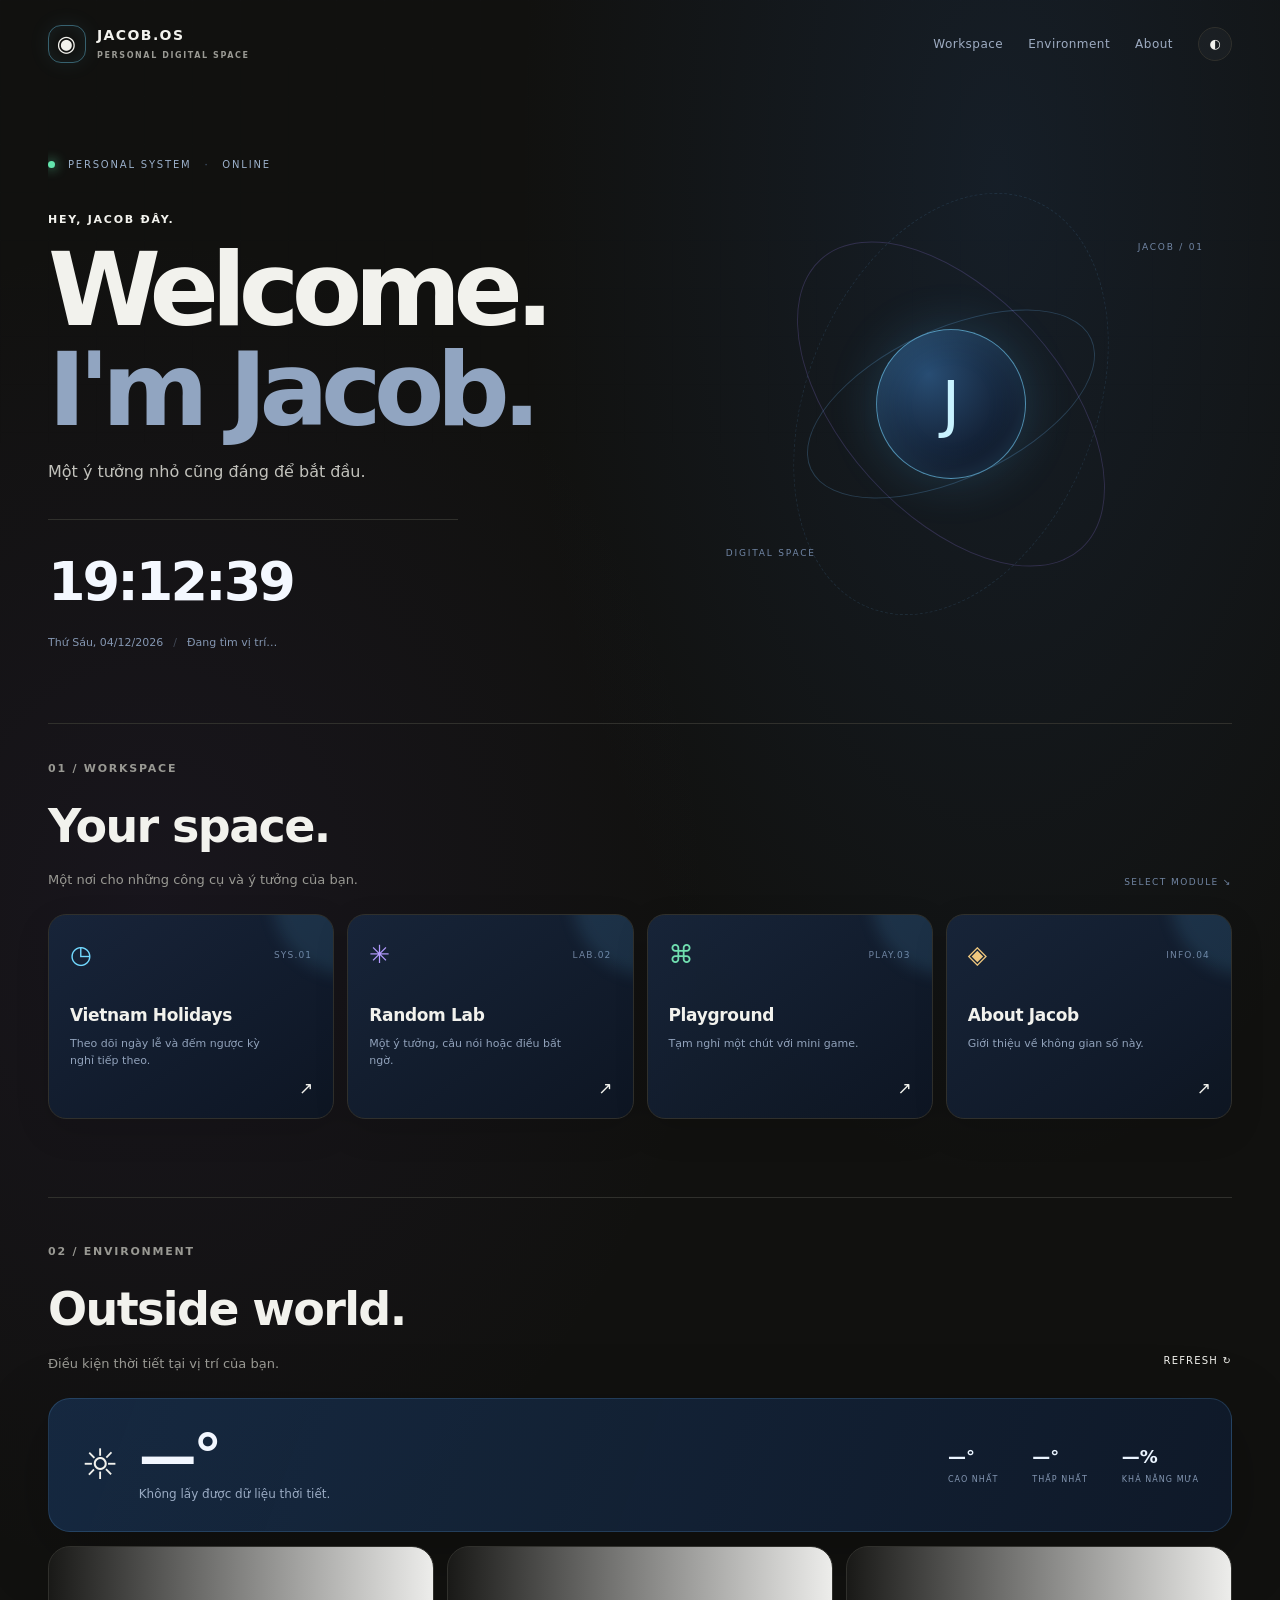
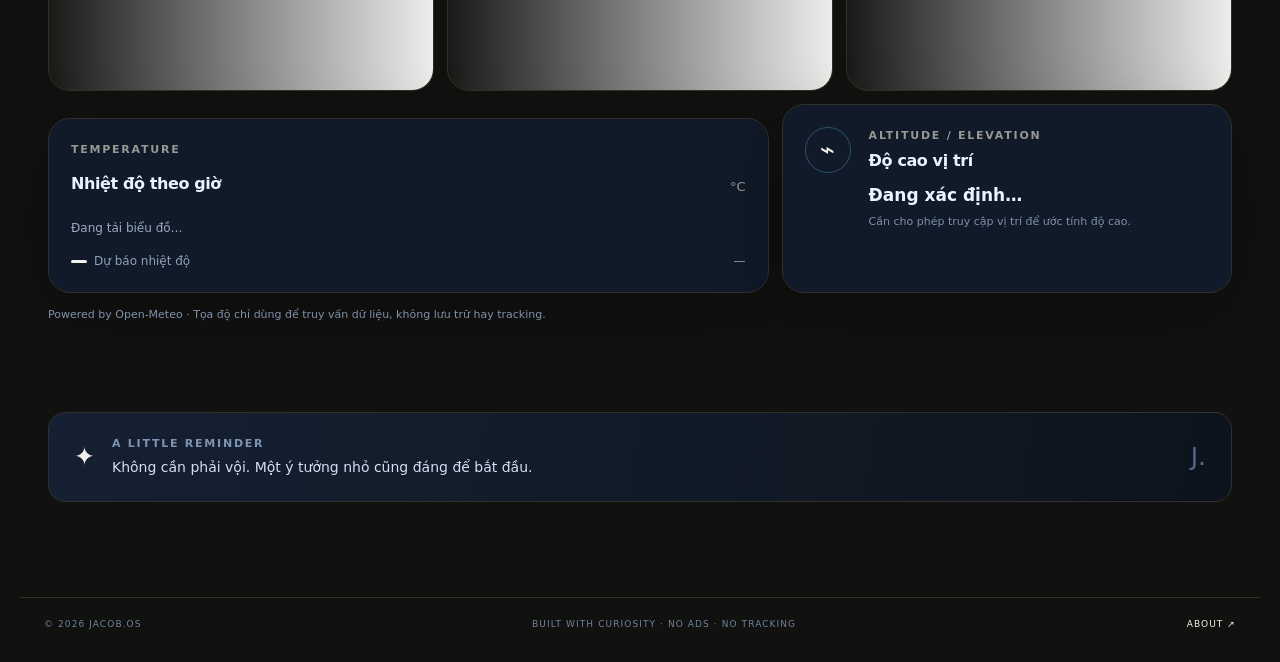
<file: index.html>
<!doctype html>
<html lang="vi">
<head>
  <meta charset="utf-8"><meta name="viewport" content="width=device-width,initial-scale=1">
  <meta name="theme-color" content="#080d18"><meta name="description" content="Jacob OS — personal digital space.">
  <meta property="og:title" content="Jacob OS"><meta property="og:description" content="A personal digital space by Jacob.">
  <title>Jacob OS — Personal Digital Space</title><link rel="stylesheet" href="style.css">
</head>
<body data-page="home" class="os-home">
  <header class="site-header os-header">
    <a class="brand os-brand" href="index.html"><span class="brand-orbit">◉</span><span>JACOB<span class="brand-muted">.OS</span><small>PERSONAL DIGITAL SPACE</small></span></a>
    <nav class="nav os-nav" aria-label="Điều hướng"><a href="#workspace">Workspace</a><a href="#weather">Environment</a><a href="about.html">About</a><button id="themeToggle" class="icon-btn" type="button" aria-label="Đổi giao diện">◐</button></nav>
  </header>
  <main class="home os-shell">
    <section class="os-hero reveal">
      <div class="hero-copy"><div class="system-status"><i></i> PERSONAL SYSTEM <span>·</span> ONLINE</div>
        <p class="eyebrow" id="greeting">Xin chào.</p><h1>Welcome<span class="accent-dot">.</span><br><span class="hero-name">I'm Jacob.</span></h1>
        <p class="lead" id="dailyLine">Một góc nhỏ trên Internet.</p>
        <div class="hero-meta"><div class="clock" id="clock">00:00:00</div><div class="meta-row"><span id="dateText">—</span><span class="dot">/</span><span id="locationText">Đang tìm vị trí…</span></div></div>
      </div>
      <div class="orbital-art" aria-hidden="true"><div class="orbit orbit-one"></div><div class="orbit orbit-two"></div><div class="orbit orbit-three"></div><div class="core-glow"><span>J</span></div><div class="orbit-tag tag-top">JACOB / 01</div><div class="orbit-tag tag-bottom">DIGITAL SPACE</div></div>
    </section>

    <section id="workspace" class="workspace-section reveal delay-1">
      <div class="section-heading os-section-heading"><div><p class="eyebrow">01 / Workspace</p><h2>Your space<span class="accent-dot">.</span></h2><p class="section-subtitle">Một nơi cho những công cụ và ý tưởng của bạn.</p></div><span class="section-index">SELECT MODULE ↘</span></div>
      <div class="module-grid">
        <a class="module-card module-feature" href="holidays.html"><span class="module-top"><span class="module-icon">◷</span><span class="module-code">SYS.01</span></span><span class="module-title">Vietnam Holidays</span><span class="module-desc">Theo dõi ngày lễ và đếm ngược kỳ nghỉ tiếp theo.</span><span class="module-arrow">↗</span></a>
        <a class="module-card" href="random.html"><span class="module-top"><span class="module-icon violet">✳</span><span class="module-code">LAB.02</span></span><span class="module-title">Random Lab</span><span class="module-desc">Một ý tưởng, câu nói hoặc điều bất ngờ.</span><span class="module-arrow">↗</span></a>
        <a class="module-card" href="game.html"><span class="module-top"><span class="module-icon green">⌘</span><span class="module-code">PLAY.03</span></span><span class="module-title">Playground</span><span class="module-desc">Tạm nghỉ một chút với mini game.</span><span class="module-arrow">↗</span></a>
        <a class="module-card" href="about.html"><span class="module-top"><span class="module-icon amber">◈</span><span class="module-code">INFO.04</span></span><span class="module-title">About Jacob</span><span class="module-desc">Giới thiệu về không gian số này.</span><span class="module-arrow">↗</span></a>
      </div>
    </section>

    <section id="weather" class="weather-section os-weather reveal delay-2">
      <div class="section-heading os-section-heading"><div><p class="eyebrow">02 / Environment</p><h2>Outside world<span class="accent-dot">.</span></h2><p class="section-subtitle">Điều kiện thời tiết tại vị trí của bạn.</p></div><button id="refreshWeather" class="text-btn os-refresh" type="button">REFRESH ↻</button></div>
      <div class="weather-current card os-weather-current"><div class="weather-main"><div class="weather-icon" id="weatherIcon">☼</div><div><div class="current-temp" id="currentTemp">—°</div><div class="muted" id="currentSummary">Đang tải thời tiết…</div></div></div><div class="current-details"><span><b id="currentHigh">—°</b><small>CAO NHẤT</small></span><span><b id="currentLow">—°</b><small>THẤP NHẤT</small></span><span><b id="rainChance">—%</b><small>KHẢ NĂNG MƯA</small></span></div></div>
      <div class="forecast-grid" id="forecastGrid" aria-live="polite"><div class="skeleton"></div><div class="skeleton"></div><div class="skeleton"></div></div>
      <div class="weather-lower"><section class="hourly-card card"><div class="section-heading chart-heading"><div><p class="eyebrow">TEMPERATURE</p><h3>Nhiệt độ theo giờ</h3></div><span class="chart-unit">°C</span></div><div id="hourlyChart" class="hourly-chart" role="img" aria-label="Biểu đồ nhiệt độ theo giờ hôm nay"><p class="muted">Đang tải biểu đồ…</p></div><div class="chart-legend"><span><i></i> Dự báo nhiệt độ</span><span id="chartRange">—</span></div></section>
      <div class="elevation-card card"><div class="elevation-symbol">⌁</div><div><p class="eyebrow">ALTITUDE / ELEVATION</p><h3>Độ cao vị trí</h3><p id="elevationValue" class="elevation-value">Đang xác định…</p><p id="elevationNote" class="tiny-note">Cần cho phép truy cập vị trí để ước tính độ cao.</p></div></div></div>
      <p class="tiny-note privacy-note">Powered by Open-Meteo · Tọa độ chỉ dùng để truy vấn dữ liệu, không lưu trữ hay tracking.</p>
    </section>
    <section class="daily-note reveal"><span class="daily-note-icon">✦</span><div><p class="eyebrow">A LITTLE REMINDER</p><p>Không cần phải vội. Một ý tưởng nhỏ cũng đáng để bắt đầu.</p></div><span class="daily-note-mark">J.</span></section>
  </main>
  <footer class="site-footer os-footer"><span>© <span id="year"></span> JACOB.OS</span><span>BUILT WITH CURIOSITY · NO ADS · NO TRACKING</span><a href="about.html">ABOUT ↗</a></footer>
  <script src="script.js"></script>
</body></html>
</file>
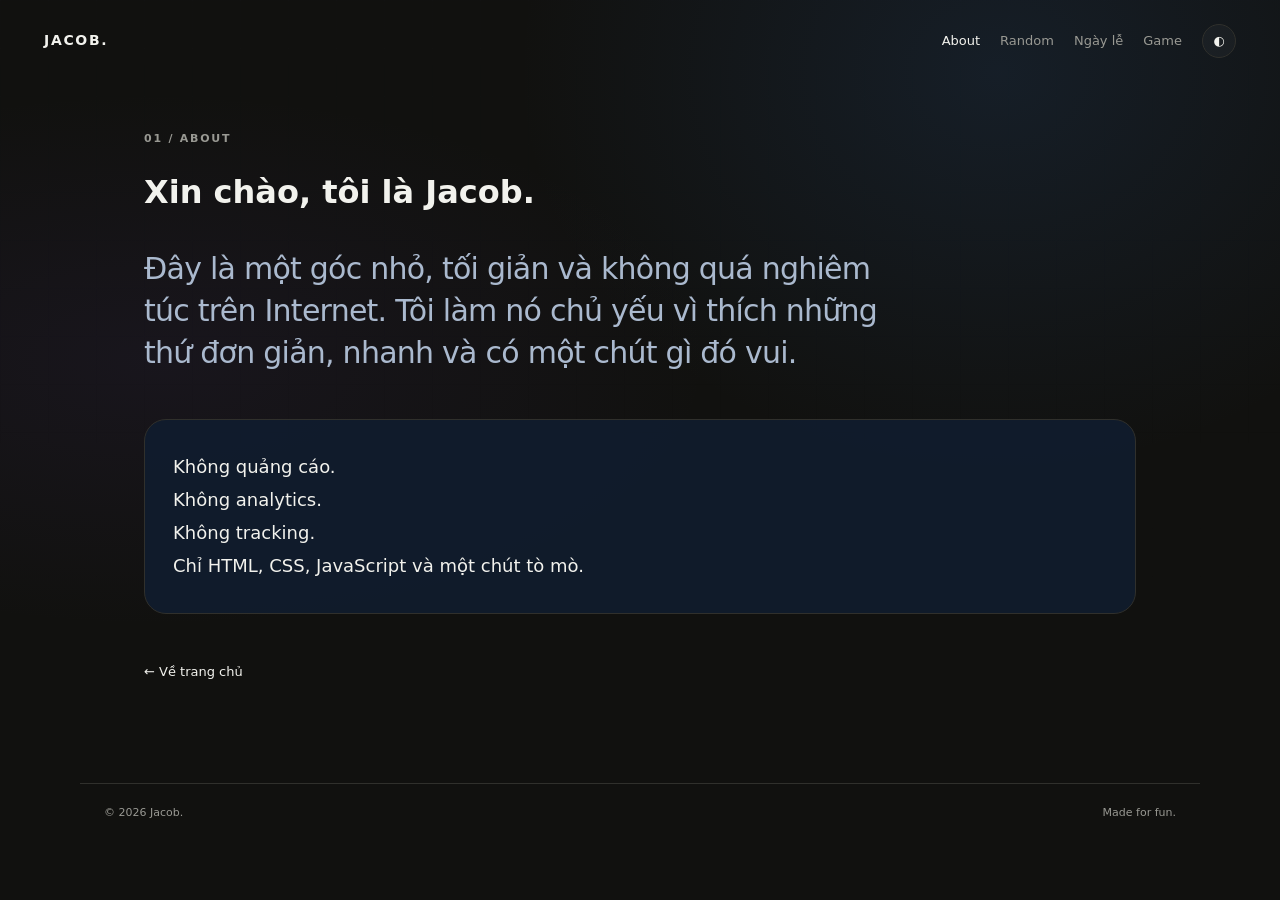
<file: about.html>
<!doctype html>
<html lang="vi">
<head>
  <meta charset="utf-8">
  <meta name="viewport" content="width=device-width,initial-scale=1">
  <meta name="description" content="About Jacob.">
  <title>About — Jacob.</title>
  <link rel="stylesheet" href="style.css">
</head>
<body>
  <header class="site-header">
    <a class="brand" href="index.html">JACOB.</a>
    <nav class="nav">
      <a class="active" href="about.html">About</a>
      <a href="random.html">Random</a>
      <a href="holidays.html">Ngày lễ</a>
      <a href="game.html">Game</a>
      <button id="themeToggle" class="icon-btn" type="button" aria-label="Đổi giao diện">◐</button>
    </nav>
  </header>

  <main class="page narrow reveal">
    <p class="eyebrow">01 / About</p>
    <h1>Xin chào, tôi là Jacob.</h1>
    <p class="large-copy">Đây là một góc nhỏ, tối giản và không quá nghiêm túc trên Internet. Tôi làm nó chủ yếu vì thích những thứ đơn giản, nhanh và có một chút gì đó vui.</p>

    <div class="note-card">
      <p>Không quảng cáo.</p>
      <p>Không analytics.</p>
      <p>Không tracking.</p>
      <p>Chỉ HTML, CSS, JavaScript và một chút tò mò.</p>
    </div>

    <a class="back-link" href="index.html">← Về trang chủ</a>
  </main>

  <footer class="site-footer">
    <span>© <span id="year"></span> Jacob.</span>
    <span>Made for fun.</span>
  </footer>
  <script src="script.js"></script>
</body>
</html>
</file>
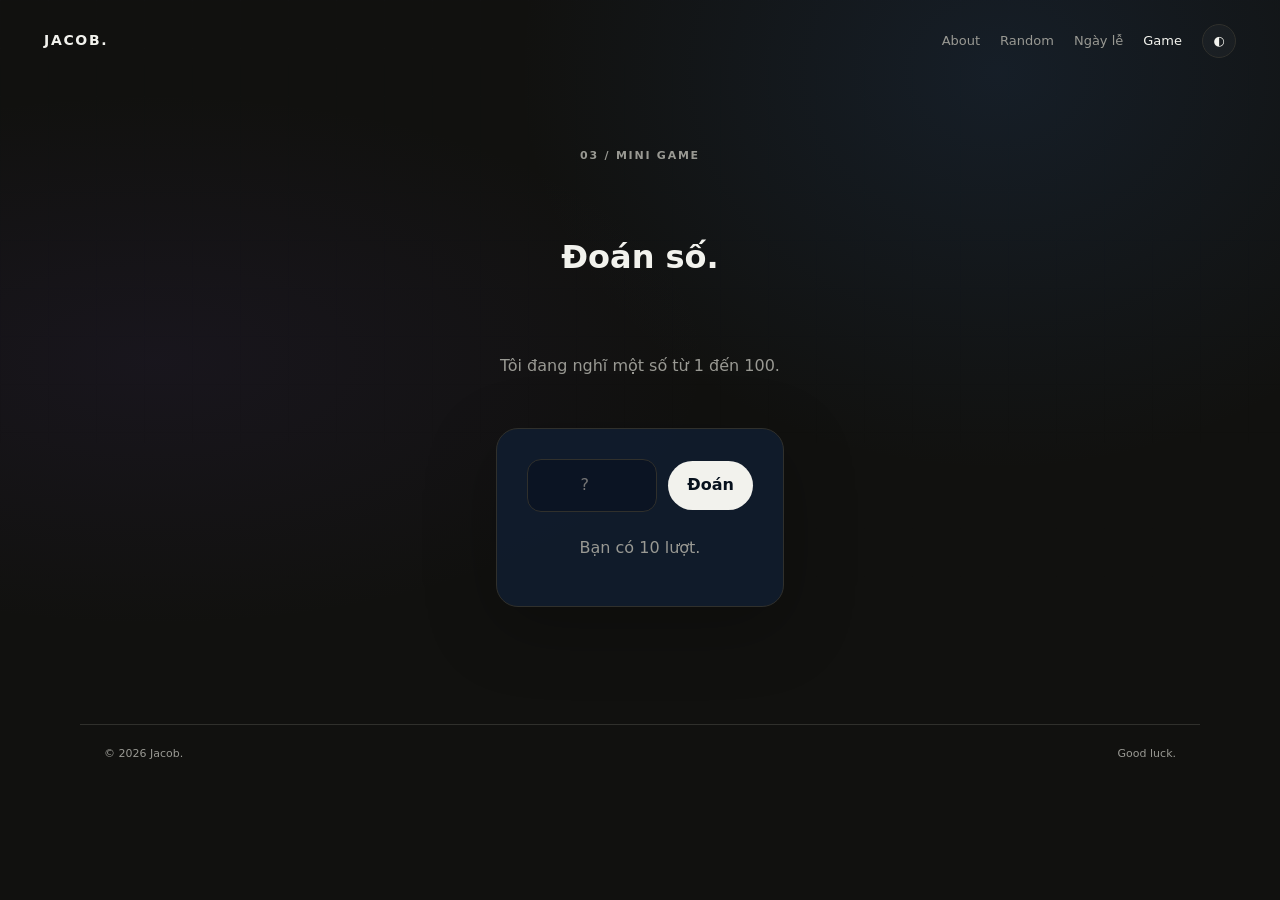
<file: game.html>
<!doctype html>
<html lang="vi">
<head>
  <meta charset="utf-8">
  <meta name="viewport" content="width=device-width,initial-scale=1">
  <title>Game — Jacob.</title>
  <link rel="stylesheet" href="style.css">
</head>
<body>
  <header class="site-header">
    <a class="brand" href="index.html">JACOB.</a>
    <nav class="nav">
      <a href="about.html">About</a>
      <a href="random.html">Random</a>
      <a href="holidays.html">Ngày lễ</a>
      <a class="active" href="game.html">Game</a>
      <button id="themeToggle" class="icon-btn" type="button" aria-label="Đổi giao diện">◐</button>
    </nav>
  </header>

  <main class="page narrow center reveal">
    <p class="eyebrow">03 / Mini game</p>
    <h1>Đoán số.</h1>
    <p class="muted">Tôi đang nghĩ một số từ 1 đến 100.</p>
    <div class="game-box card">
      <input id="guessInput" type="number" min="1" max="100" placeholder="?" aria-label="Số bạn đoán">
      <button id="guessButton" class="primary-btn" type="button">Đoán</button>
      <p id="gameMessage" class="game-message">Bạn có 10 lượt.</p>
      <button id="restartGame" class="text-btn hidden" type="button">Chơi lại ↻</button>
    </div>
  </main>

  <footer class="site-footer">
    <span>© <span id="year"></span> Jacob.</span>
    <span>Good luck.</span>
  </footer>
  <script src="script.js"></script>
</body>
</html>
</file>
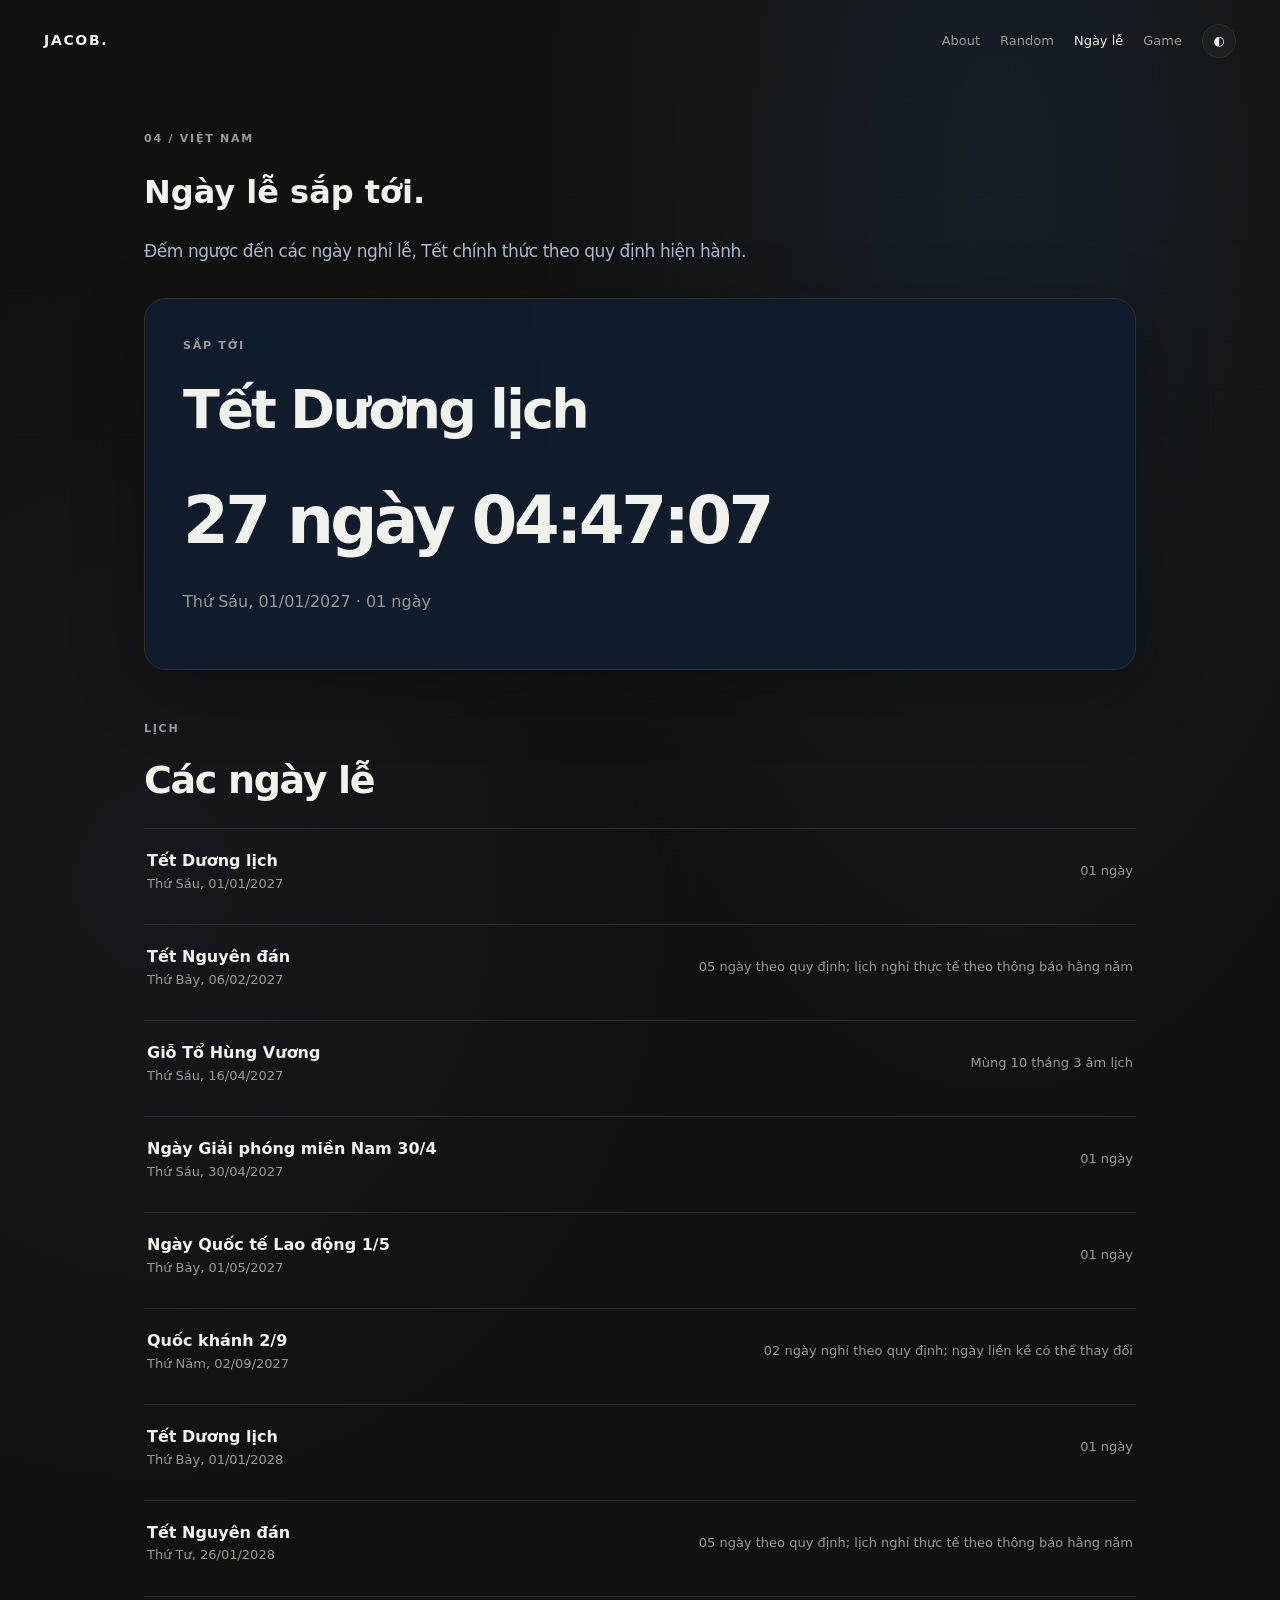
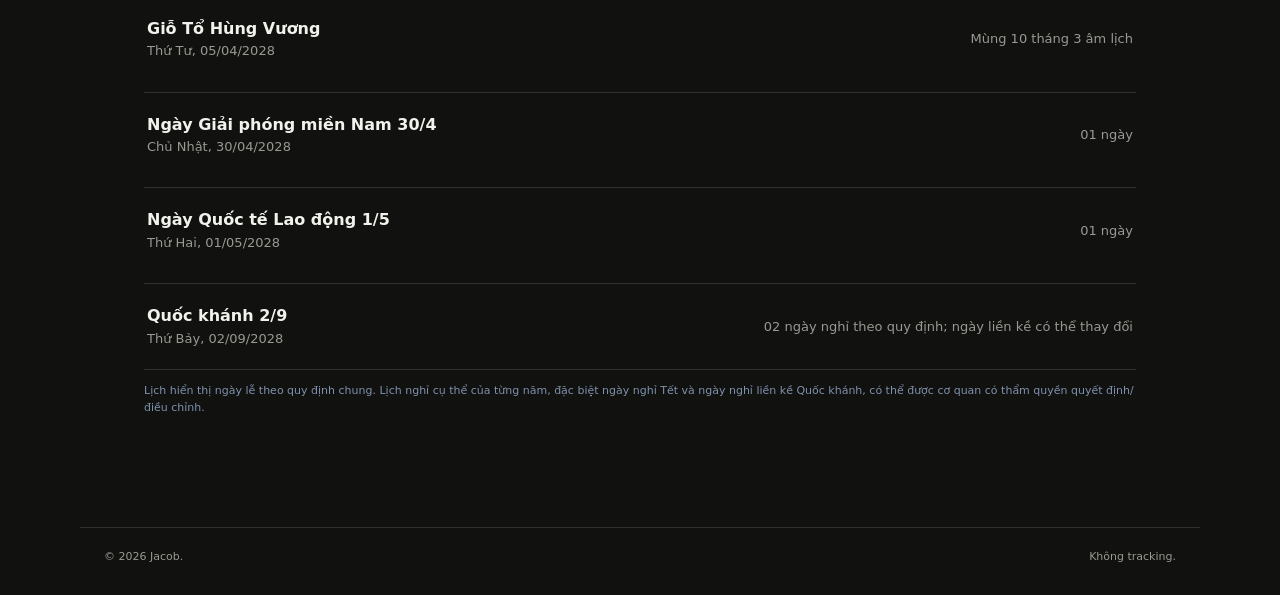
<file: holidays.html>
<!doctype html>
<html lang="vi">
<head>
  <meta charset="utf-8">
  <meta name="viewport" content="width=device-width,initial-scale=1">
  <meta name="description" content="Đếm ngược đến các ngày lễ chính thức của Việt Nam.">
  <title>Ngày lễ — Jacob.</title>
  <link rel="stylesheet" href="style.css">
</head>
<body>
  <header class="site-header">
    <a class="brand" href="index.html">JACOB.</a>
    <nav class="nav">
      <a href="about.html">About</a>
      <a href="random.html">Random</a>
      <a class="active" href="holidays.html">Ngày lễ</a>
      <a href="game.html">Game</a>
      <button id="themeToggle" class="icon-btn" type="button" aria-label="Đổi giao diện">◐</button>
    </nav>
  </header>

  <main class="page reveal">
    <div class="section-heading holiday-heading">
      <div>
        <p class="eyebrow">04 / Việt Nam</p>
        <h1>Ngày lễ sắp tới.</h1>
        <p class="large-copy compact">Đếm ngược đến các ngày nghỉ lễ, Tết chính thức theo quy định hiện hành.</p>
      </div>
    </div>

    <section id="nextHoliday" class="holiday-hero card">
      <p class="eyebrow">Sắp tới</p>
      <h2 id="nextHolidayName">Đang tải…</h2>
      <div class="countdown" id="holidayCountdown">—</div>
      <p id="nextHolidayDate" class="muted">—</p>
    </section>

    <section class="holiday-list-section">
      <div class="section-heading">
        <div>
          <p class="eyebrow">Lịch</p>
          <h2>Các ngày lễ</h2>
        </div>
      </div>
      <div id="holidayList" class="holiday-list"></div>
      <p class="tiny-note">Lịch hiển thị ngày lễ theo quy định chung. Lịch nghỉ cụ thể của từng năm, đặc biệt ngày nghỉ Tết và ngày nghỉ liền kề Quốc khánh, có thể được cơ quan có thẩm quyền quyết định/điều chỉnh.</p>
    </section>
  </main>

  <footer class="site-footer">
    <span>© <span id="year"></span> Jacob.</span>
    <span>Không tracking.</span>
  </footer>
  <script src="script.js"></script>
</body>
</html>
</file>
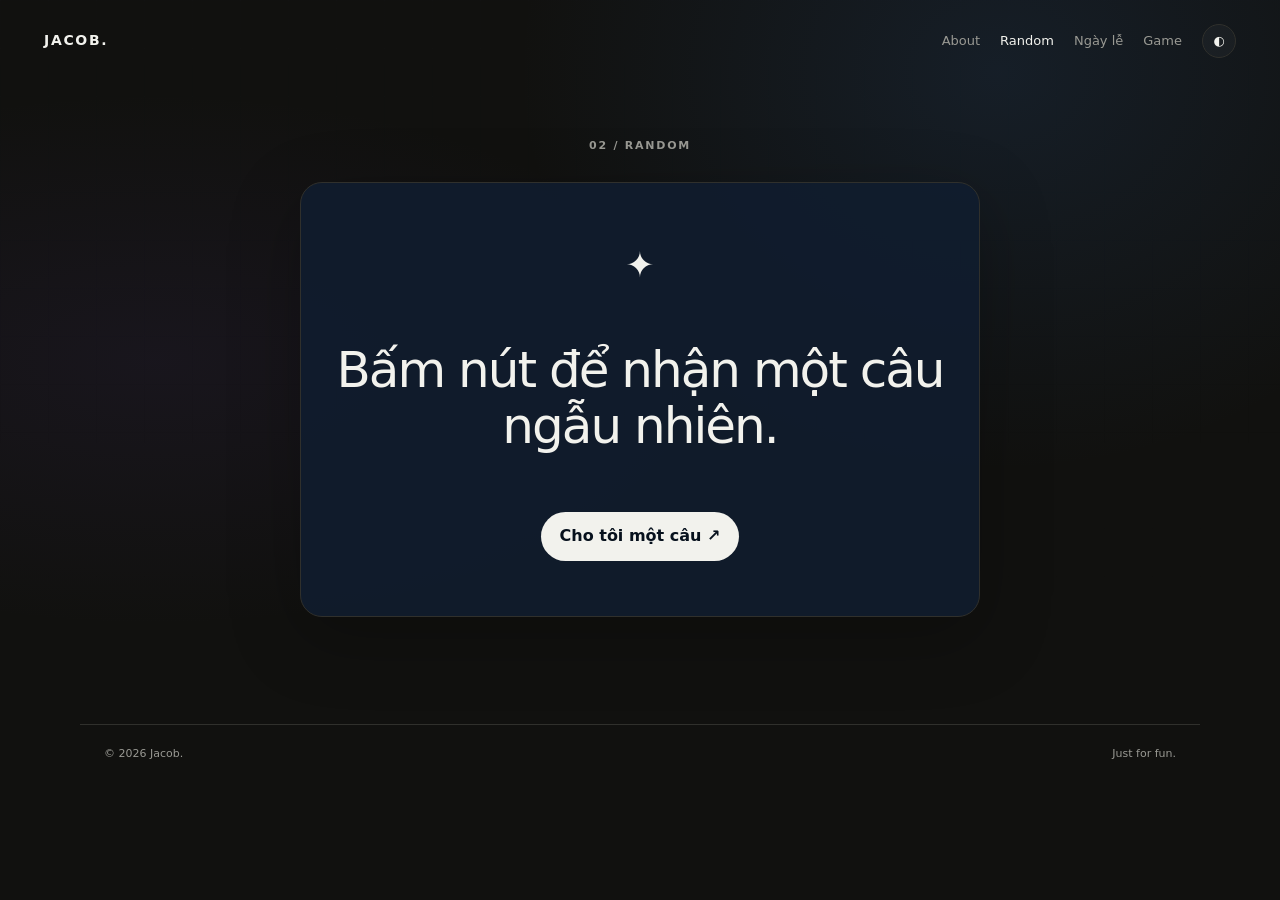
<file: random.html>
<!doctype html>
<html lang="vi">
<head>
  <meta charset="utf-8">
  <meta name="viewport" content="width=device-width,initial-scale=1">
  <meta name="description" content="Một thứ ngẫu nhiên từ Jacob.">
  <title>Random — Jacob.</title>
  <link rel="stylesheet" href="style.css">
</head>
<body>
  <header class="site-header">
    <a class="brand" href="index.html">JACOB.</a>
    <nav class="nav">
      <a href="about.html">About</a>
      <a class="active" href="random.html">Random</a>
      <a href="holidays.html">Ngày lễ</a>
      <a href="game.html">Game</a>
      <button id="themeToggle" class="icon-btn" type="button" aria-label="Đổi giao diện">◐</button>
    </nav>
  </header>

  <main class="page center reveal">
    <p class="eyebrow">02 / Random</p>
    <div class="random-box card">
      <span class="random-symbol">✦</span>
      <p id="randomText">Bấm nút để nhận một câu ngẫu nhiên.</p>
      <button id="randomButton" class="primary-btn" type="button">Cho tôi một câu ↗</button>
    </div>
  </main>

  <footer class="site-footer">
    <span>© <span id="year"></span> Jacob.</span>
    <span>Just for fun.</span>
  </footer>
  <script src="script.js"></script>
</body>
</html>
</file>
<file: style.css>
:root{
  --bg:#f7f7f4;--surface:#fff;--text:#151515;--muted:#777;--line:#deded8;
  --accent:#151515;--shadow:0 12px 40px rgba(0,0,0,.05);--radius:22px;
}
*{box-sizing:border-box}
html{scroll-behavior:smooth}
body{margin:0;background:var(--bg);color:var(--text);font-family:Inter,ui-sans-serif,system-ui,-apple-system,BlinkMacSystemFont,"Segoe UI",sans-serif;line-height:1.55}
a{color:inherit;text-decoration:none}
button,input{font:inherit}
button{cursor:pointer}
.site-header{max-width:1120px;margin:auto;padding:24px 24px 18px;display:flex;align-items:center;justify-content:space-between;gap:24px}
.brand{font-weight:800;letter-spacing:.12em;font-size:14px}
.nav{display:flex;align-items:center;gap:20px;font-size:13px}
.nav a{color:var(--muted);transition:color .2s}
.nav a:hover,.nav a.active{color:var(--text)}
.icon-btn{border:1px solid var(--line);background:transparent;border-radius:999px;width:34px;height:34px;color:var(--text)}
.home,.page{max-width:1120px;margin:auto;padding:54px 24px 100px}
.hero{min-height:54vh;display:flex;flex-direction:column;justify-content:center;padding:60px 0}
.eyebrow{text-transform:uppercase;letter-spacing:.16em;font-size:11px;font-weight:700;color:var(--muted);margin:0 0 14px}
.hero h1{font-size:clamp(64px,13vw,150px);letter-spacing:-.07em;line-height:.86;margin:0 0 24px;font-weight:800}
.lead{font-size:clamp(18px,3vw,28px);max-width:620px;color:#4e4e4e;margin:0 0 26px}
.clock{font-variant-numeric:tabular-nums;font-size:clamp(32px,6vw,64px);letter-spacing:-.04em;font-weight:600}
.meta-row{display:flex;gap:10px;flex-wrap:wrap;color:var(--muted);font-size:13px;margin-top:10px}
.dot{opacity:.4}
.section-heading{display:flex;justify-content:space-between;align-items:end;gap:20px;margin-bottom:18px}
.section-heading h2,.page h2{margin:0;font-size:clamp(25px,4vw,38px);letter-spacing:-.035em}
.weather-current{display:flex;justify-content:space-between;align-items:center;gap:30px;padding:28px;margin-bottom:14px}
.card{background:var(--surface);border:1px solid var(--line);border-radius:var(--radius);box-shadow:var(--shadow)}
.weather-icon{font-size:30px}
.current-temp{font-size:58px;font-weight:700;letter-spacing:-.06em;line-height:1}
.current-details{display:flex;gap:26px;flex-wrap:wrap;color:var(--muted);font-size:13px}
.current-details b{color:var(--text)}
.muted{color:var(--muted)}
.forecast-grid{display:grid;grid-template-columns:repeat(3,1fr);gap:12px}
.forecast-card{padding:22px;min-height:145px}
.forecast-day{font-weight:700;margin-bottom:12px}
.forecast-icon{font-size:28px;margin-bottom:7px}
.forecast-temp{font-size:18px;font-weight:700}
.forecast-rain{font-size:12px;color:var(--muted);margin-top:6px}
.hourly-card{padding:24px;margin-top:14px}
.chart-heading{margin-bottom:10px}
.chart-heading h3,.elevation-card h3{margin:0;font-size:19px;letter-spacing:-.025em}
.chart-unit{font-size:13px;color:var(--muted)}
.hourly-chart{width:100%;min-width:0;overflow:hidden}
.temperature-svg{display:block;width:100%;height:auto;overflow:visible}
.chart-gridline{stroke:var(--line);stroke-width:1;stroke-dasharray:3 5}
.chart-axis-label{fill:var(--muted);font-size:12px}
.chart-line{fill:none;stroke:var(--text);stroke-width:2.8;stroke-linecap:round;stroke-linejoin:round;vector-effect:non-scaling-stroke}
.chart-dot{fill:var(--text);stroke:var(--surface);stroke-width:1.5}
.chart-fill-top{stop-color:var(--text);stop-opacity:.15}
.chart-fill-bottom{stop-color:var(--text);stop-opacity:0}
.chart-legend{display:flex;justify-content:space-between;gap:12px;flex-wrap:wrap;color:var(--muted);font-size:12px;margin-top:2px}
.chart-legend span:first-child{display:flex;align-items:center;gap:7px}
.chart-legend i{display:inline-block;width:16px;height:3px;border-radius:4px;background:var(--text)}
.elevation-card{display:flex;align-items:center;gap:18px;padding:22px;margin-top:14px}
.elevation-symbol{display:grid;place-items:center;flex:0 0 46px;height:46px;border:1px solid var(--line);border-radius:50%;font-size:25px;color:var(--muted)}
.elevation-card .eyebrow{margin:0 0 5px}
.elevation-value{font-size:20px;font-weight:700;margin:8px 0 0}
.elevation-card .tiny-note{margin:4px 0 0}
.skeleton{height:145px;border:1px solid var(--line);border-radius:var(--radius);background:linear-gradient(90deg,var(--surface),#ededeb,var(--surface));background-size:200% 100%;animation:shimmer 1.5s infinite}
.tiny-note{font-size:11px;color:var(--muted);margin-top:12px}
.text-btn{border:0;background:none;color:var(--muted);padding:5px 0}
.text-btn:hover{color:var(--text)}
.quick-links{display:grid;gap:10px;margin-top:55px}
.link-card{display:grid;grid-template-columns:42px 1fr auto;align-items:center;gap:14px;border-top:1px solid var(--line);padding:19px 3px;transition:transform .2s}
.link-card:last-child{border-bottom:1px solid var(--line)}
.link-card:hover{transform:translateX(5px)}
.link-card strong,.link-card small{display:block}
.link-card small{color:var(--muted);font-size:12px;margin-top:2px}
.link-mark{font-size:19px;color:var(--muted)}
.site-footer{max-width:1120px;margin:auto;padding:20px 24px 30px;border-top:1px solid var(--line);display:flex;justify-content:space-between;color:var(--muted);font-size:11px}
.page.narrow{max-width:780px}
.page.center{text-align:center;min-height:72vh;display:grid;place-items:center}
.large-copy{font-size:clamp(21px,3vw,30px);line-height:1.4;letter-spacing:-.025em;color:#444;max-width:760px}
.large-copy.compact{font-size:17px;max-width:620px;margin-bottom:0}
.note-card{margin:45px 0;padding:28px;border:1px solid var(--line);border-radius:var(--radius);background:var(--surface)}
.note-card p{margin:5px 0;font-size:18px}
.back-link{color:var(--muted);font-size:13px}
.random-box{padding:55px 30px;max-width:680px;margin:auto}
.random-symbol{font-size:35px}
.random-box p{font-size:clamp(28px,5vw,50px);line-height:1.12;letter-spacing:-.04em;min-height:120px}
.primary-btn{display:inline-flex;align-items:center;justify-content:center;border:0;background:var(--accent);color:var(--bg);padding:12px 19px;border-radius:999px;font-weight:700;transition:transform .2s,opacity .2s}
.primary-btn:hover{transform:translateY(-2px);opacity:.88}
.game-box{padding:30px;max-width:460px;margin:auto}
.game-box input{width:130px;text-align:center;border:1px solid var(--line);background:var(--bg);border-radius:14px;padding:13px;margin-right:6px;outline:none}
.game-message{min-height:30px;margin:24px 0 10px;color:var(--muted)}
.hidden{display:none}
.holiday-heading{align-items:start;margin-bottom:35px}
.holiday-hero{padding:38px;margin-bottom:50px}
.holiday-hero h2{font-size:clamp(30px,5vw,54px);letter-spacing:-.05em;margin:0 0 12px}
.countdown{font-variant-numeric:tabular-nums;font-size:clamp(30px,6vw,66px);font-weight:800;letter-spacing:-.055em;margin:18px 0}
.holiday-list{display:grid;gap:10px}
.holiday-item{display:grid;grid-template-columns:1fr auto;gap:20px;align-items:center;padding:20px 3px;border-top:1px solid var(--line)}
.holiday-item:last-child{border-bottom:1px solid var(--line)}
.holiday-name{font-weight:700}
.holiday-date{color:var(--muted);font-size:13px}
.holiday-days{font-size:13px;color:var(--muted);text-align:right}
.error-page{min-height:100vh;display:grid;place-items:center;padding:30px}
.error-page h1{font-size:clamp(42px,8vw,80px);line-height:.95;letter-spacing:-.06em;max-width:700px;margin:0 0 20px}
.inline-btn{margin-top:15px}
.reveal{animation:rise .65s both}
.delay-1{animation-delay:.08s}.delay-2{animation-delay:.16s}
@keyframes rise{from{opacity:0;transform:translateY(12px)}to{opacity:1;transform:none}}
@keyframes shimmer{to{background-position:-200% 0}}
body.dark{--bg:#11110f;--surface:#191917;--text:#f2f2ed;--muted:#999993;--line:#30302c;--accent:#f2f2ed}
body.dark .lead,body.dark .large-copy{color:#c2c2bc}
@media(max-width:700px){
  .site-header{padding:18px 18px 10px;align-items:flex-start}.nav{gap:12px;flex-wrap:wrap;justify-content:flex-end}.nav a{font-size:12px}
  .home,.page{padding:35px 18px 75px}.hero{min-height:52vh;padding:35px 0}.hero h1{font-size:70px}
  .weather-current{align-items:flex-start;flex-direction:column}.current-details{gap:14px}
  .forecast-grid{grid-template-columns:1fr}
  .hourly-card{padding:17px 12px}.chart-axis-label{font-size:11px}.elevation-card{align-items:flex-start;padding:18px}.elevation-value{font-size:18px}
  .forecast-card{min-height:auto;display:grid;grid-template-columns:1fr auto auto;align-items:center;gap:10px}.forecast-day{margin:0}.forecast-icon{margin:0}.forecast-rain{margin:0}
  .site-footer{padding-left:18px;padding-right:18px;gap:10px;flex-direction:column}
  .holiday-item{grid-template-columns:1fr}.holiday-days{text-align:left}
}


/* JACOB OS 2.0 — Future OS visual layer */
:root{--bg:#080d18;--surface:#101a2b;--text:#edf4ff;--muted:#8a9bb5;--line:rgba(147,177,218,.16);--accent:#71d9ff;--shadow:0 20px 70px rgba(0,0,0,.25);--radius:22px}
body{background:radial-gradient(ellipse at 78% 8%,rgba(42,87,145,.19),transparent 34%),radial-gradient(ellipse at 12% 40%,rgba(90,62,151,.10),transparent 35%),var(--bg);color:var(--text);min-height:100vh}
body:before{content:"";position:fixed;inset:0;pointer-events:none;opacity:.18;background-image:linear-gradient(rgba(124,161,211,.05) 1px,transparent 1px),linear-gradient(90deg,rgba(124,161,211,.05) 1px,transparent 1px);background-size:48px 48px;mask-image:linear-gradient(to bottom,black,transparent 85%);z-index:-1}
.site-header.os-header{max-width:1240px;padding:25px 28px 18px}.os-brand{display:flex;align-items:center;gap:11px;letter-spacing:.1em;color:var(--text)}.os-brand small{display:block;color:var(--muted);font-size:8px;letter-spacing:.2em;margin-top:3px}.brand-orbit{display:grid;place-items:center;width:38px;height:38px;border:1px solid rgba(113,217,255,.4);border-radius:13px;color:var(--accent);font-size:22px;box-shadow:inset 0 0 18px rgba(113,217,255,.08),0 0 22px rgba(113,217,255,.08)}.brand-muted{color:var(--accent)}.os-nav{gap:25px}.os-nav a{color:#9eacc2;font-size:12px;letter-spacing:.04em}.os-nav a:hover{color:var(--accent)}.icon-btn{border-color:var(--line);color:var(--text);background:rgba(255,255,255,.03)}
.os-shell{max-width:1240px;padding:28px 28px 85px}.os-hero{min-height:540px;display:grid;grid-template-columns:1.05fr .95fr;align-items:center;position:relative;padding:48px 0 72px;overflow:hidden}.hero-copy{position:relative;z-index:2}.system-status{font-size:10px;letter-spacing:.18em;color:#9bb0ca;margin-bottom:38px}.system-status i{display:inline-block;width:7px;height:7px;border-radius:50%;background:#63e6ae;box-shadow:0 0 12px #63e6ae;margin-right:8px}.system-status span{padding:0 8px;color:#4b607d}.os-hero .eyebrow{color:var(--accent);margin-bottom:12px}.os-hero h1{font-size:clamp(58px,8vw,104px);line-height:.98;letter-spacing:-.075em;margin:0 0 20px;font-weight:760}.hero-name{color:#91a5c1}.accent-dot{color:var(--accent)}.os-hero .lead{font-size:16px;color:#9aaac1;margin-bottom:34px}.hero-meta{border-top:1px solid var(--line);padding-top:20px;max-width:410px}.os-hero .clock{font-size:clamp(34px,4.5vw,54px);letter-spacing:-.055em;color:#f4f8ff}.os-hero .meta-row{font-size:11px;color:#8496b1}.orbital-art{height:390px;position:relative;display:grid;place-items:center}.core-glow{width:150px;height:150px;border-radius:50%;display:grid;place-items:center;background:radial-gradient(circle at 35% 30%,#284d73,#101a2c 68%);border:1px solid rgba(119,213,255,.6);box-shadow:0 0 50px rgba(76,177,240,.2),inset 0 0 35px rgba(113,217,255,.15);color:#c8f2ff;font-size:62px;font-weight:300;z-index:2}.orbit{position:absolute;border:1px solid rgba(113,190,255,.22);border-radius:50%;transform:rotate(-25deg)}.orbit-one{width:310px;height:150px}.orbit-two{width:390px;height:220px;transform:rotate(48deg);border-color:rgba(166,137,255,.2)}.orbit-three{width:440px;height:290px;transform:rotate(-68deg);border-style:dashed;opacity:.55}.orbit-tag{position:absolute;font-size:9px;letter-spacing:.2em;color:#7186a5}.tag-top{top:32px;right:5%}.tag-bottom{bottom:38px;left:10%}
.os-section-heading{align-items:end;margin-bottom:24px}.os-section-heading h2{font-size:clamp(30px,4vw,46px);color:var(--text)}.section-subtitle{color:var(--muted);font-size:13px;margin:8px 0 0}.section-index{font-size:9px;letter-spacing:.16em;color:#7185a2}.workspace-section{padding:36px 0 78px;border-top:1px solid var(--line)}.module-grid{display:grid;grid-template-columns:repeat(4,1fr);gap:13px}.module-card{position:relative;min-height:205px;padding:21px;border:1px solid var(--line);border-radius:18px;background:linear-gradient(145deg,rgba(24,39,62,.88),rgba(13,22,37,.88));box-shadow:0 12px 35px rgba(0,0,0,.12);display:flex;flex-direction:column;transition:transform .25s,border-color .25s,box-shadow .25s;overflow:hidden}.module-card:before{content:"";position:absolute;width:150px;height:150px;right:-90px;top:-90px;border-radius:50%;background:rgba(101,197,255,.12);filter:blur(8px);transition:transform .3s}.module-card:hover{transform:translateY(-5px);border-color:rgba(113,217,255,.48);box-shadow:0 18px 45px rgba(0,0,0,.24),0 0 25px rgba(73,165,232,.07)}.module-card:hover:before{transform:scale(1.8)}.module-top{display:flex;justify-content:space-between;align-items:center;margin-bottom:27px}.module-icon{font-size:25px;color:#72d9ff}.module-icon.violet{color:#b39aff}.module-icon.green{color:#71dfb0}.module-icon.amber{color:#efc77e}.module-code{font-size:9px;letter-spacing:.13em;color:#7185a2}.module-title{font-size:17px;font-weight:700;letter-spacing:-.02em}.module-desc{font-size:11px;line-height:1.55;color:#91a2bb;margin-top:7px;max-width:210px}.module-arrow{position:absolute;right:20px;bottom:17px;color:var(--accent);font-size:17px}
.os-weather{border-top:1px solid var(--line);padding:45px 0 20px}.os-refresh{font-size:10px;letter-spacing:.12em;color:var(--accent)}.os-weather-current{background:linear-gradient(110deg,rgba(22,42,67,.95),rgba(15,26,43,.92));border-color:rgba(113,190,255,.18);padding:28px 32px}.weather-main{display:flex;align-items:center;gap:20px}.weather-icon{font-size:42px;color:var(--accent)}.current-temp{font-size:58px;color:#f2f7ff}.os-weather .muted{font-size:12px;color:#9aabc3}.current-details{gap:34px}.current-details span{display:grid;gap:3px}.current-details b{font-size:18px;color:#eaf4ff}.current-details small{font-size:8px;letter-spacing:.13em;color:#8497b3}.forecast-grid{grid-template-columns:repeat(3,1fr);gap:13px}.forecast-card{background:rgba(17,29,47,.8);border-color:var(--line);padding:19px}.forecast-day{font-size:12px;color:#9eafc7}.forecast-icon{color:var(--accent)}.forecast-temp{font-size:17px;color:#e8f2ff}.forecast-rain{color:#8598b3}.weather-lower{display:grid;grid-template-columns:1.6fr 1fr;gap:13px;margin-top:13px}.hourly-card,.elevation-card{background:rgba(17,29,47,.82);border-color:var(--line);padding:22px}.chart-heading h3,.elevation-card h3{font-size:16px;color:#eaf2ff}.chart-line{stroke:var(--accent)}.chart-dot{fill:var(--accent);stroke:#132238}.chart-fill-top{stop-color:#71d9ff;stop-opacity:.22}.chart-legend{color:#8fa2bd}.chart-legend i{background:var(--accent)}.elevation-card{margin:0;align-items:flex-start}.elevation-symbol{border-color:rgba(113,217,255,.3);color:var(--accent)}.elevation-value{color:#eaf4ff;font-size:17px}.tiny-note{color:#7f92ae}.privacy-note{margin-top:13px}.daily-note{display:flex;align-items:center;gap:17px;margin:58px 0 10px;padding:22px 25px;border:1px solid var(--line);border-radius:17px;background:linear-gradient(100deg,rgba(22,37,60,.8),rgba(13,22,37,.65))}.daily-note-icon{font-size:25px;color:var(--accent)}.daily-note .eyebrow{margin:0 0 5px;color:#7f94b3}.daily-note p:last-child{margin:0;color:#d4e0f1;font-size:14px}.daily-note-mark{margin-left:auto;font-size:25px;color:#536986}.os-footer{max-width:1240px;border-color:var(--line);color:#71839f;font-size:9px;letter-spacing:.12em}.os-footer a{color:var(--accent)}
/* Shared inner pages */
body:not(.os-home) .site-header{max-width:1240px}body:not(.os-home) .page{max-width:1040px}body:not(.os-home) .page h1{color:var(--text)}body:not(.os-home) .large-copy{color:#aab9ce}body:not(.os-home) .card,body:not(.os-home) .note-card{background:rgba(17,29,47,.88);border-color:var(--line)}body:not(.os-home) .primary-btn{background:var(--accent);color:#07111d}body:not(.os-home) .game-box input{background:#0b1423;color:var(--text);border-color:var(--line)}body:not(.os-home) .holiday-item{border-color:var(--line)}body:not(.os-home) .holiday-name{color:var(--text)}body:not(.os-home) .random-box p{color:var(--text)}body:not(.os-home) .back-link{color:var(--accent)}
body:not(.dark){--bg:#f3f6fb;--surface:#fff;--text:#172235;--muted:#64748b;--line:rgba(40,65,100,.16);background:#f3f6fb;color:#172235}body:not(.dark):before{opacity:.28}body:not(.dark) .module-card{background:linear-gradient(145deg,#fff,#edf3fa)}body:not(.dark) .module-title,body:not(.dark) .os-section-heading h2{color:#172235}body:not(.dark) .module-desc,body:not(.dark) .section-subtitle{color:#64748b}body:not(.dark) .os-weather-current,body:not(.dark) .forecast-card,body:not(.dark) .hourly-card,body:not(.dark) .elevation-card{background:#fff}body:not(.dark) .current-temp,body:not(.dark) .current-details b,body:not(.dark) .chart-heading h3,body:not(.dark) .elevation-card h3,body:not(.dark) .elevation-value{color:#172235}body:not(.dark) .daily-note{background:#fff}body:not(.dark) .daily-note p:last-child{color:#334155}body:not(.dark) .os-hero .lead{color:#64748b}body:not(.dark) .os-hero .clock{color:#172235}body:not(.dark) .hero-name{color:#71839d}body:not(.dark) .system-status{color:#64748b}body:not(.dark) .core-glow{color:#1b5677}body:not(.dark) .orbit-tag{color:#657c9b}
@media(max-width:850px){.os-hero{grid-template-columns:1fr .7fr;min-height:470px}.orbital-art{transform:scale(.78);margin-left:-45px}.module-grid{grid-template-columns:repeat(2,1fr)}}
@media(max-width:650px){.site-header.os-header{padding:18px 18px 10px;align-items:center}.os-nav{gap:12px}.os-nav a{font-size:10px}.os-shell{padding:22px 18px 65px}.os-hero{display:block;min-height:0;padding:48px 0 40px}.system-status{margin-bottom:28px}.os-hero h1{font-size:clamp(58px,15vw,82px)}.orbital-art{height:210px;transform:scale(.65);margin:-5px auto -15px}.workspace-section{padding:28px 0 55px}.module-grid{gap:9px}.module-card{min-height:180px;padding:15px}.module-top{margin-bottom:20px}.module-title{font-size:14px}.module-desc{font-size:10px}.section-index{display:none}.os-weather{padding-top:32px}.os-weather-current{padding:22px;gap:22px}.weather-main{gap:13px}.current-temp{font-size:48px}.current-details{gap:17px}.current-details b{font-size:16px}.current-details small{font-size:7px}.forecast-grid{grid-template-columns:1fr}.forecast-card{min-height:auto;display:grid;grid-template-columns:1fr auto auto;align-items:center;gap:10px}.forecast-day,.forecast-icon{margin:0}.weather-lower{grid-template-columns:1fr}.daily-note{margin-top:40px;padding:18px}.os-footer{padding:18px;gap:8px}.os-footer span:nth-child(2){line-height:1.6}}
@media(prefers-reduced-motion:reduce){*,*:before,*:after{animation-duration:.01ms!important;transition-duration:.01ms!important;scroll-behavior:auto!important}}
</file>
